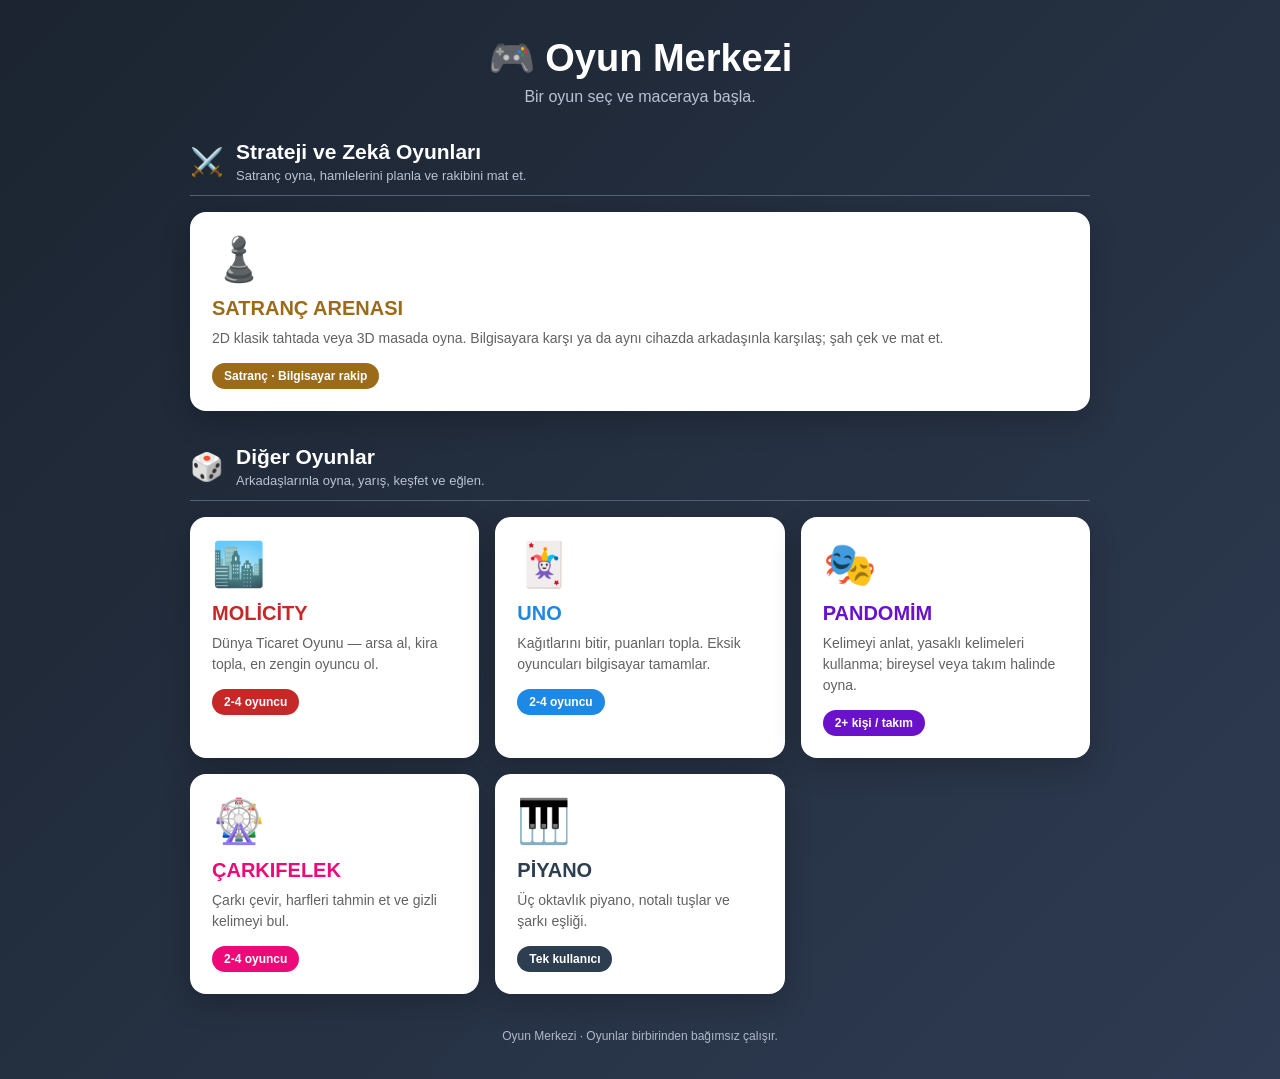
<file: index.html>
<!DOCTYPE html>
<html lang="tr">
<head>
<meta charset="UTF-8">
<meta name="viewport" content="width=device-width, initial-scale=1.0">
<meta name="theme-color" content="#1b2430">
<title>Oyun Merkezi</title>
<style>
*{box-sizing:border-box}body{margin:0;min-height:100vh;font-family:'Segoe UI',Arial,sans-serif;background:linear-gradient(135deg,#1b2430,#2e3b52);padding:24px;color:#fff}.wrap{max-width:900px;width:100%;margin:auto}header{text-align:center;margin:12px 0 34px}h1{font-size:clamp(28px,5vw,38px);margin:0 0 8px}p.sub{color:#b8c2d4;margin:0}.section{margin:26px 0 34px}.section-head{display:flex;align-items:center;gap:12px;border-bottom:1px solid #536176;padding-bottom:12px;margin-bottom:16px}.section-head h2{font-size:21px;margin:0}.section-head p{font-size:13px;color:#b8c2d4;margin:4px 0 0}.cards{display:grid;grid-template-columns:repeat(auto-fit,minmax(220px,1fr));gap:16px}.card{background:#fff;border-radius:16px;padding:22px;min-height:190px;box-shadow:0 10px 30px #0003;text-decoration:none;color:#222;display:flex;flex-direction:column;align-items:flex-start;transition:transform .15s,box-shadow .15s}.card:hover{transform:translateY(-4px);box-shadow:0 15px 32px #0005}.card .icon{font-size:43px;margin-bottom:8px}.card h3{margin:4px 0 8px;font-size:20px}.card p{color:#626262;font-size:14px;line-height:1.5;margin:0}.badge{display:inline-block;margin-top:auto;padding:6px 12px;border-radius:20px;font-size:12px;font-weight:bold;color:#fff;margin-top:14px}.empire h3{color:#9b6b19}.empire .badge{background:#9b6b19}.molicity h3{color:#c62828}.molicity .badge{background:#c62828}.uno h3{color:#1e88e5}.uno .badge{background:#1e88e5}.pandomim h3{color:#6a11cb}.pandomim .badge{background:#6a11cb}.carkifelek h3{color:#ee0979}.carkifelek .badge{background:#ee0979}.piyano h3{color:#2c3e50}.piyano .badge{background:#2c3e50}.section-icon{font-size:27px}footer{text-align:center;color:#aeb9c9;font-size:12px;margin:35px 0 12px}@media(max-width:480px){body{padding:16px}.card{min-height:170px;padding:18px}}
</style>
</head>
<body>
<div class="wrap">
<header><h1>🎮 Oyun Merkezi</h1><p class="sub">Bir oyun seç ve maceraya başla.</p></header>
<section class="section" aria-labelledby="strategy-heading">
<div class="section-head"><span class="section-icon">⚔️</span><div><h2 id="strategy-heading">Strateji ve Zekâ Oyunları</h2><p>Satranç oyna, hamlelerini planla ve rakibini mat et.</p></div></div>
<div class="cards">
<a class="card empire" href="satranc/"><div class="icon">♟️</div><h3>SATRANÇ ARENASI</h3><p>2D klasik tahtada veya 3D masada oyna. Bilgisayara karşı ya da aynı cihazda arkadaşınla karşılaş; şah çek ve mat et.</p><span class="badge">Satranç · Bilgisayar rakip</span></a>
</div>
</section>
<section class="section" aria-labelledby="other-heading">
<div class="section-head"><span class="section-icon">🎲</span><div><h2 id="other-heading">Diğer Oyunlar</h2><p>Arkadaşlarınla oyna, yarış, keşfet ve eğlen.</p></div></div>
<div class="cards">
<a class="card molicity" href="molicity.html"><div class="icon">🏙️</div><h3>MOLİCİTY</h3><p>Dünya Ticaret Oyunu — arsa al, kira topla, en zengin oyuncu ol.</p><span class="badge">2-4 oyuncu</span></a>
<a class="card uno" href="uno.html"><div class="icon">🃏</div><h3>UNO</h3><p>Kağıtlarını bitir, puanları topla. Eksik oyuncuları bilgisayar tamamlar.</p><span class="badge">2-4 oyuncu</span></a>
<a class="card pandomim" href="pandomim.html"><div class="icon">🎭</div><h3>PANDOMİM</h3><p>Kelimeyi anlat, yasaklı kelimeleri kullanma; bireysel veya takım halinde oyna.</p><span class="badge">2+ kişi / takım</span></a>
<a class="card carkifelek" href="carkifelek.html"><div class="icon">🎡</div><h3>ÇARKIFELEK</h3><p>Çarkı çevir, harfleri tahmin et ve gizli kelimeyi bul.</p><span class="badge">2-4 oyuncu</span></a>
<a class="card piyano" href="piyano.html"><div class="icon">🎹</div><h3>PİYANO</h3><p>Üç oktavlık piyano, notalı tuşlar ve şarkı eşliği.</p><span class="badge">Tek kullanıcı</span></a>
</div>
</section>
<footer>Oyun Merkezi · Oyunlar birbirinden bağımsız çalışır.</footer>
</div>
</body>
</html>
</file>
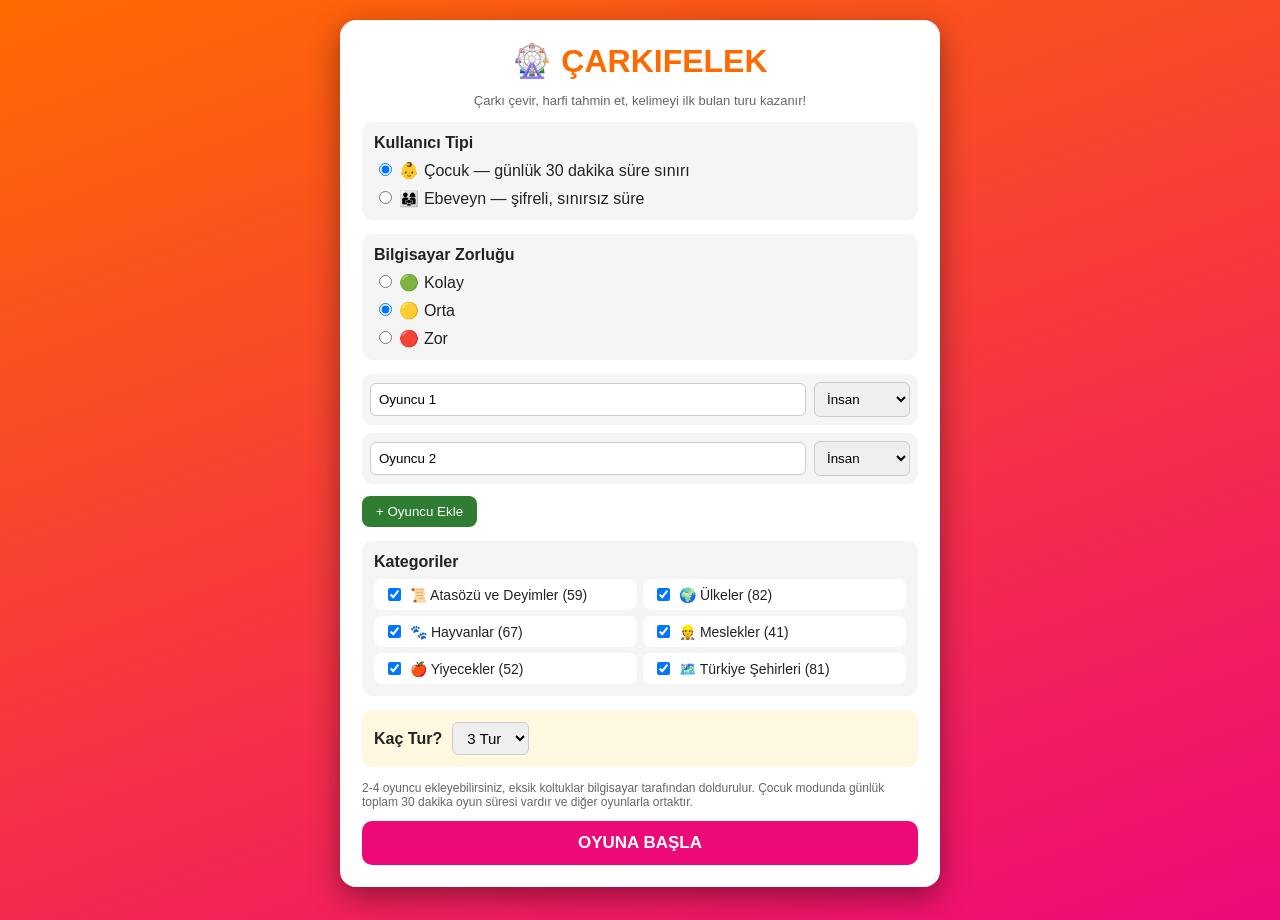
<file: carkifelek.html>
<!DOCTYPE html>
<html lang="tr">
<head>
<meta charset="UTF-8">
<meta name="viewport" content="width=device-width, initial-scale=1.0, maximum-scale=1.0, user-scalable=no">
<title>ÇARKIFELEK</title>
<link rel="stylesheet" href="carkifelek-style.css">
</head>
<body>

<div id="setupScreen">
  <h1>🎡 <span>ÇARKIFELEK</span></h1>
  <p class="subtitle">Çarkı çevir, harfi tahmin et, kelimeyi ilk bulan turu kazanır!</p>

  <div id="resumeBox" style="display:none;text-align:center;margin-bottom:14px;">
    <button class="primary" id="resumeBtn" style="background:#2e7d32;">▶️ Kaldığın Yerden Devam Et</button>
  </div>

  <div class="modeBox">
    <b>Kullanıcı Tipi</b>
    <label><input type="radio" name="userMode" value="child" checked> 👶 Çocuk — günlük 30 dakika süre sınırı</label>
    <label><input type="radio" name="userMode" value="parent"> 👨‍👩‍👧 Ebeveyn — şifreli, sınırsız süre</label>
    <div id="parentPassBox" style="display:none;">
      <input type="password" id="parentPass" placeholder="Ebeveyn şifresi">
    </div>
  </div>

  <div class="modeBox">
    <b>Bilgisayar Zorluğu</b>
    <label><input type="radio" name="difficulty" value="easy"> 🟢 Kolay</label>
    <label><input type="radio" name="difficulty" value="medium" checked> 🟡 Orta</label>
    <label><input type="radio" name="difficulty" value="hard"> 🔴 Zor</label>
  </div>

  <div id="playerList"></div>
  <button id="addPlayerBtn">+ Oyuncu Ekle</button>

  <div class="modeBox">
    <b>Kategoriler</b>
    <div id="categoryBox"></div>
  </div>

  <div class="roundBox">
    <b>Kaç Tur?</b>
    <select id="roundCount">
      <option value="1">1 Tur</option>
      <option value="3" selected>3 Tur</option>
      <option value="5">5 Tur</option>
      <option value="7">7 Tur</option>
      <option value="9">9 Tur</option>
    </select>
  </div>

  <p class="hint">2-4 oyuncu ekleyebilirsiniz, eksik koltuklar bilgisayar tarafından doldurulur. Çocuk modunda günlük toplam 30 dakika oyun süresi vardır ve diğer oyunlarla ortaktır.</p>
  <button class="primary" id="startGameBtn">OYUNA BAŞLA</button>
</div>

<div id="gameScreen">
  <div id="topbar">
    <div id="roundInfo" class="stat">Tur 1/3</div>
    <div id="timerDisplay">Sınırsız</div>
    <button class="tabbtn active" id="tabPlayBtn">🎡 Oyun</button>
    <button class="tabbtn" id="tabHelpBtn">❓ Nasıl Oynanır</button>
    <button id="endGameBtn">Oyunu Sonlandır</button>
    <button id="homeBtn">🏠 Oyun Merkezi</button>
  </div>

  <div id="mainLayout">
    <div id="scoreboard"></div>

    <div id="mainContent">
      <div id="playTab" class="show">
        <div id="turnBanner">Sıra: -</div>
        <div id="categoryLabel">Kategori: -</div>
        <div id="phraseDisplay"></div>
        <div id="roundScoreInfo">Bu turdaki puanın: 0</div>

        <div id="wheelArea">
          <div id="wheelWrap">
            <div id="wheelPointer">▼</div>
            <div id="wheel"></div>
          </div>
          <button id="spinBtn" class="primary">🎡 Çarkı Çevir</button>
          <div id="wheelResult"></div>
        </div>

        <div id="letterBoard"></div>

        <div id="guessRow">
          <button id="guessPhraseBtn">💬 Kelimeyi Tahmin Et</button>
        </div>

        <div id="log"></div>
      </div>

      <div id="helpTab">
        <div class="helpCard">
          <h2>❓ Çarkıfelek Nasıl Oynanır</h2>
          <h3>🎯 Amaç</h3>
          <p>Gizli kelime/ifadeyi harf harf ortaya çıkararak veya doğrudan tahmin ederek bulmaya çalış. Bulan oyuncu o turun puanını kazanır.</p>
          <h3>🎡 Çark</h3>
          <ul>
            <li><b>Sayı gelirse:</b> Bir harf seçersin. Harf ifadede varsa, çarkın gösterdiği puan × harfin geçtiği sayı kadar puan kazanır ve tekrar oynarsın.</li>
            <li><b>PAS:</b> Sıra bir sonraki oyuncuya geçer.</li>
            <li><b>İFLAS:</b> Bu turda biriktirdiğin tüm puan silinir, sıra geçer.</li>
            <li><b>EKSTRA ÇEVİR:</b> Tekrar çark çevirirsin.</li>
          </ul>
          <h3>💬 Kelimeyi Tahmin Etmek</h3>
          <p>İstediğin zaman "Kelimeyi Tahmin Et" düğmesine basıp tüm ifadeyi tahmin edebilirsin. Doğruysa turu kazanır ve puanını hesabına eklersin. Yanlışsa sıra geçer.</p>
          <h3>🏆 Puanlama</h3>
          <p>Turu kazanan oyuncu, o turda biriktirdiği puanı toplam skoruna ekler. En çok tur/puan alan oyuncu maçı kazanır.</p>
          <h3>👶 Çocuk / 👨‍👩‍👧 Ebeveyn Modu</h3>
          <p>Çocuk modunda günlük toplam 30 dakika oyun süresi vardır ve diğer oyunlarla ortaktır.</p>
        </div>
      </div>
    </div>
  </div>
</div>

<div id="modalOverlay">
  <div id="modalBox"></div>
</div>

<script src="shared-time.js"></script>
<script src="carkifelek-data.js"></script>
<script src="carkifelek-script.js"></script>
</body>
</html>
</file>
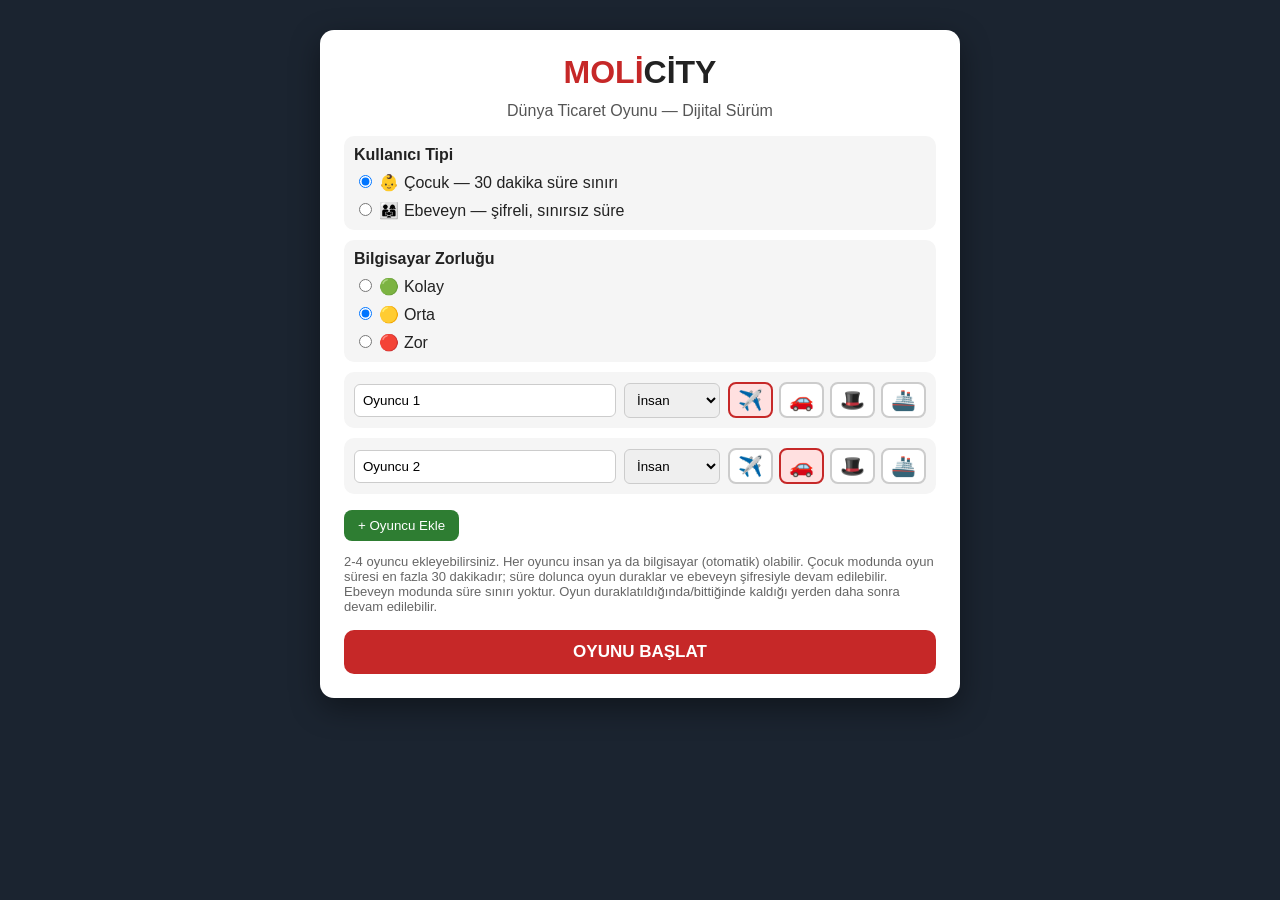
<file: molicity.html>
<!DOCTYPE html>
<html lang="tr">
<head>
<meta charset="UTF-8">
<meta name="viewport" content="width=device-width, initial-scale=1.0, maximum-scale=1.0, user-scalable=no">
<title>MOLİCİTY - Dünya Ticaret Oyunu</title>
<link rel="stylesheet" href="molicity-style.css">
</head>
<body>

<div id="setupScreen">
  <h1>MOLİ<span>CİTY</span></h1>
  <p style="text-align:center;margin-top:-10px;color:#555;">Dünya Ticaret Oyunu — Dijital Sürüm</p>

  <div id="resumeBox" style="display:none;text-align:center;margin-bottom:14px;">
    <button class="primary" id="resumeBtn" style="background:#2e7d32;">▶️ Kaldığın Yerden Devam Et</button>
  </div>

  <div class="playerRow" style="flex-direction:column;align-items:flex-start;gap:8px;">
    <b>Kullanıcı Tipi</b>
    <label><input type="radio" name="userMode" value="child" checked> 👶 Çocuk — 30 dakika süre sınırı</label>
    <label><input type="radio" name="userMode" value="parent"> 👨‍👩‍👧 Ebeveyn — şifreli, sınırsız süre</label>
    <div id="parentPassBox" style="display:none;width:100%;">
      <input type="password" id="parentPass" placeholder="Ebeveyn şifresi" style="padding:8px;border-radius:6px;border:1px solid #ccc;width:100%;">
    </div>
  </div>

  <div class="playerRow" style="flex-direction:column;align-items:flex-start;gap:8px;">
    <b>Bilgisayar Zorluğu</b>
    <label><input type="radio" name="difficulty" value="easy"> 🟢 Kolay</label>
    <label><input type="radio" name="difficulty" value="medium" checked> 🟡 Orta</label>
    <label><input type="radio" name="difficulty" value="hard"> 🔴 Zor</label>
  </div>

  <div id="playerList"></div>
  <button id="addPlayerBtn">+ Oyuncu Ekle</button>
  <p class="hint">2-4 oyuncu ekleyebilirsiniz. Her oyuncu insan ya da bilgisayar (otomatik) olabilir. Çocuk modunda oyun süresi en fazla 30 dakikadır; süre dolunca oyun duraklar ve ebeveyn şifresiyle devam edilebilir. Ebeveyn modunda süre sınırı yoktur. Oyun duraklatıldığında/bittiğinde kaldığı yerden daha sonra devam edilebilir.</p>
  <button class="primary" id="startGameBtn">OYUNU BAŞLAT</button>
</div>

<div id="gameScreen">
  <div id="topbar">
    <div id="timerDisplay">30:00</div>
    <div id="turnInfo">-</div>
    <div id="kasaDisplay">Kasa: $0</div>
    <button class="tabbtn active" id="tabBoardBtn">🗺️ Harita</button>
    <button class="tabbtn" id="tabFinanceBtn">💼 Bütçe &amp; Mülklerim</button>
    <button class="tabbtn" id="tabHelpBtn">❓ Nasıl Oynanır</button>
    <button id="endGameBtn">Oyunu Sonlandır</button>
    <button id="homeBtn">🏠 Oyun Merkezi</button>
  </div>

  <div id="boardTab" class="show">
    <div class="boardWrap">
      <div class="board" id="board"></div>
      <div style="flex:1;min-width:260px;">
        <div style="background:#fff;border-radius:12px;padding:12px;">
          <h2 style="margin-top:0;">🎲 Sıra: <span id="curPlayerName">-</span></h2>
          <div id="budgetBar"></div>
          <div id="diceBox">
            <div class="die" id="die1">-</div>
            <div class="die" id="die2">-</div>
          </div>
          <button id="rollBtn">Zar At</button>
          <div id="actionArea"></div>
          <h3>Oyun Günlüğü</h3>
          <div id="log"></div>
        </div>
      </div>
    </div>
  </div>

  <div id="financeTab">
    <div class="playerTabs" id="playerTabs"></div>
    <div class="financeCard" id="financeCard"></div>
  </div>

  <div id="helpTab">
    <div class="financeCard">
      <h2>❓ Nasıl Oynanır</h2>
      <h3>🎲 Temel Akış</h3>
      <ul>
        <li>Sırası gelen oyuncu iki zar atar; pionu attığı zar toplamı kadar ilerletilir.</li>
        <li>Zar atıldığında ekranda 3 saniye boyunca zar animasyonu ve sesi çalar, ardından gelen sayı gösterilir.</li>
        <li>Çift zar atan oyuncu tekrar zar atar. Art arda 3. kez çift zar atılırsa doğrudan Sınır Dışı'na (Havaalanı) gönderilir.</li>
        <li>Başlangıç noktasından her geçişte (üzerinde durmaya gerek olmadan) 20.000$ alınır.</li>
      </ul>
      <h3>🏷️ Mülkler</h3>
      <ul>
        <li>Sahipsiz bir arsa/kamu kuruluğuna gelindiğinde satın alınabilir. Alınmazsa boş kalır.</li>
        <li>Başka bir oyuncuya ait mülke gelindiğinde kira otomatik ödenir.</li>
        <li>Bir renk grubundaki tüm arsalara sahip olan oyuncu, o gruba ev ve plaza (otel) inşa edebilir. Plaza için önce 4 ev gerekir.</li>
        <li>Kamu kuruluşlarının (Demir Yolu, Hava Yolu, Körfez Limanı, Şangay Limanı, Nükleer Santral, Sosyal Medya) kirası atılan zarın 500 katı; birden fazlasına sahipseniz 1000 katıdır.</li>
        <li>Nakit sıkıntısında mülkler ipotek edilebilir (yarı fiyatına), ipoteği kaldırmak için %10 faiziyle geri ödenir.</li>
      </ul>
      <h3>🎴 Şans ve Hazine Bonusu</h3>
      <p>Bu hücrelere gelindiğinde otomatik kart çekilir: para alma/ödeme, taşınma, Sınır Dışı'na gönderilme veya Af Kartı kazanma gibi etkiler uygulanır.</p>
      <h3>🚫 Sınır Dışı (Havaalanı)</h3>
      <ul>
        <li>Sınır Dışı edilen oyuncu sırasında zar atar; çift gelirse serbest kalır.</li>
        <li>İsterse 5.000$ ceza ödeyip ya da Af Kartı kullanıp çıkabilir.</li>
        <li>3 tur boyunca çift gelmezse otomatik olarak 5.000$ ceza ödenip çıkılır.</li>
      </ul>
      <h3>🏦 Dünya Bankası</h3>
      <p>Vergi ve cezalardan biriken "Kasa" parası burada tutulur. Bu hücreye gelen oyuncu (üzerinde durarak) kasadaki tüm parayı alır.</p>
      <h3>💥 İflas</h3>
      <p>Parası eksiye düşen oyuncu önce mülklerini ipotek eder; yine de borcunu kapatamazsa iflas eder ve oyundan çekilir; mülkleri sahipsiz kalır.</p>
      <h3>👶 Çocuk / 👨‍👩‍👧 Ebeveyn Modu</h3>
      <ul>
        <li><b>Çocuk modu:</b> Oyun en fazla 30 dakika sürer. Süre dolunca oyun duraklar; devam etmek için ebeveyn şifresi girilmelidir.</li>
        <li><b>Ebeveyn modu:</b> Şifre (kurulumda girilir) ile başlatılır, süre sınırı yoktur.</li>
        <li>Oyun duraklatıldığında veya süresi dolduğunda ilerleme kaydedilir; ana ekrandaki "Kaldığın Yerden Devam Et" butonuyla aynı noktadan sürdürülebilir.</li>
      </ul>
      <h3>🏆 Kazanma</h3>
      <p>Süre dolduğunda ya da sadece bir oyuncu kalana kadar iflas etmeler devam ettiğinde, nakit + mülk değeri en yüksek olan oyuncu kazanır.</p>
    </div>
  </div>
</div>

<div id="modalOverlay">
  <div id="modalBox"></div>
</div>

<script src="shared-time.js"></script>
<script src="molicity-script.js"></script>
</body>
</html>
</file>
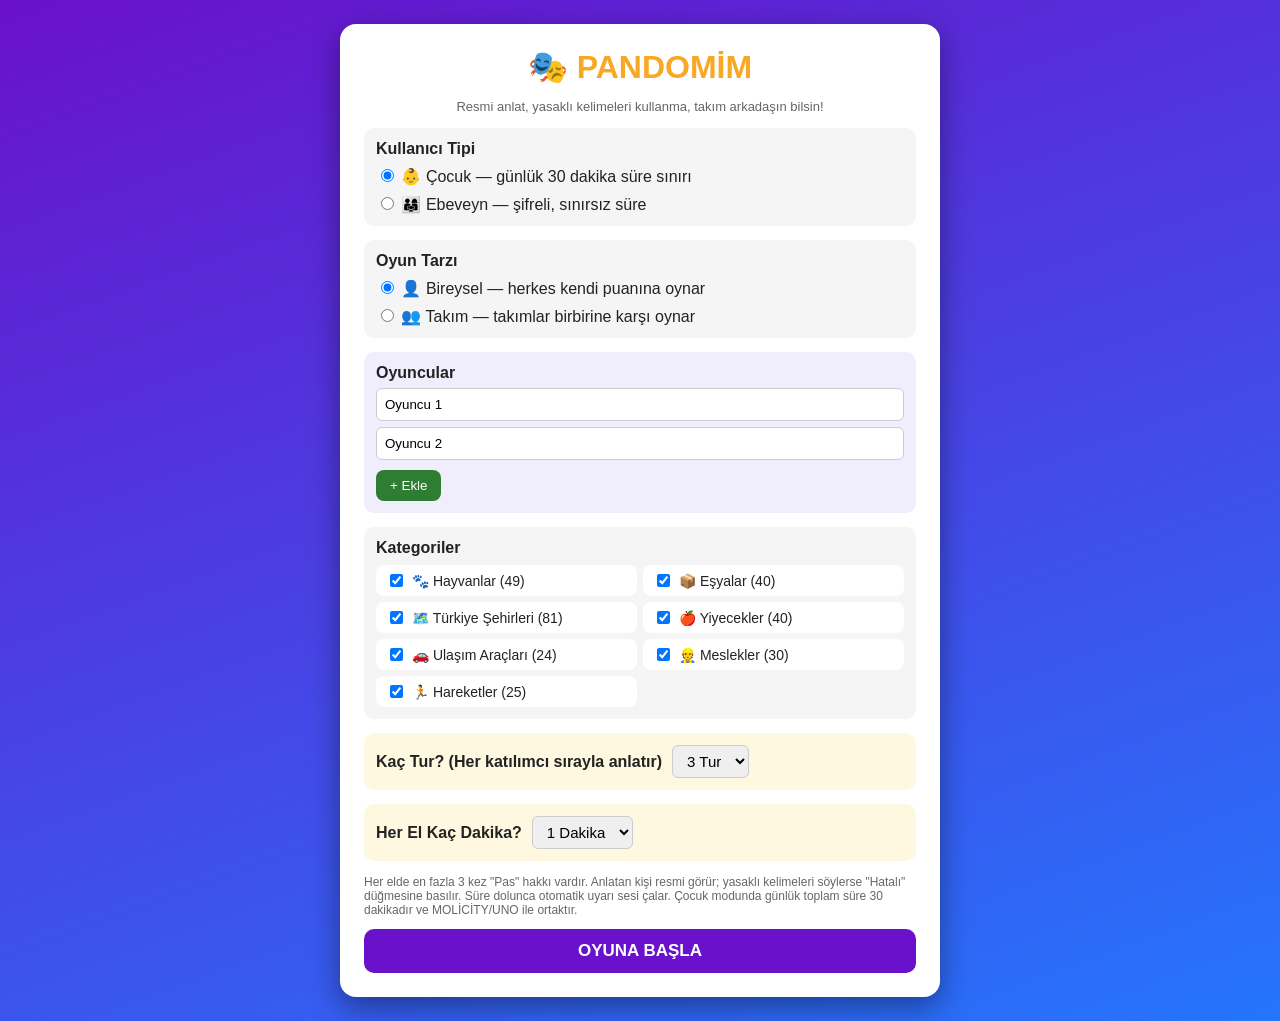
<file: pandomim.html>
<!DOCTYPE html>
<html lang="tr">
<head>
<meta charset="UTF-8">
<meta name="viewport" content="width=device-width, initial-scale=1.0, maximum-scale=1.0, user-scalable=no">
<title>PANDOMİM</title>
<link rel="stylesheet" href="pandomim-style.css">
</head>
<body>

<div id="setupScreen">
  <h1>🎭 <span>PANDOMİM</span></h1>
  <p class="subtitle">Resmi anlat, yasaklı kelimeleri kullanma, takım arkadaşın bilsin!</p>

  <div id="resumeBox" style="display:none;text-align:center;margin-bottom:14px;">
    <button class="primary" id="resumeBtn" style="background:#2e7d32;">▶️ Kaldığın Yerden Devam Et</button>
  </div>

  <div class="modeBox">
    <b>Kullanıcı Tipi</b>
    <label><input type="radio" name="userMode" value="child" checked> 👶 Çocuk — günlük 30 dakika süre sınırı</label>
    <label><input type="radio" name="userMode" value="parent"> 👨‍👩‍👧 Ebeveyn — şifreli, sınırsız süre</label>
    <div id="parentPassBox" style="display:none;">
      <input type="password" id="parentPass" placeholder="Ebeveyn şifresi">
    </div>
  </div>

  <div class="modeBox">
    <b>Oyun Tarzı</b>
    <label><input type="radio" name="gameStyle" value="individual" checked> 👤 Bireysel — herkes kendi puanına oynar</label>
    <label><input type="radio" name="gameStyle" value="team"> 👥 Takım — takımlar birbirine karşı oynar</label>
  </div>

  <div id="participantsBox">
    <b id="participantsLabel">Oyuncular</b>
    <div id="participantsList"></div>
    <button id="addParticipantBtn">+ Ekle</button>
  </div>

  <div class="modeBox">
    <b>Kategoriler</b>
    <div id="categoryBox"></div>
  </div>

  <div class="roundBox">
    <b>Kaç Tur? (Her katılımcı sırayla anlatır)</b>
    <select id="roundCount">
      <option value="1">1 Tur</option>
      <option value="3" selected>3 Tur</option>
      <option value="5">5 Tur</option>
      <option value="7">7 Tur</option>
      <option value="9">9 Tur</option>
    </select>
  </div>

  <div class="roundBox">
    <b>Her El Kaç Dakika?</b>
    <select id="turnDuration">
      <option value="60" selected>1 Dakika</option>
      <option value="120">2 Dakika</option>
      <option value="180">3 Dakika</option>
    </select>
  </div>

  <p class="hint">Her elde en fazla 3 kez "Pas" hakkı vardır. Anlatan kişi resmi görür; yasaklı kelimeleri söylerse "Hatalı" düğmesine basılır. Süre dolunca otomatik uyarı sesi çalar. Çocuk modunda günlük toplam süre 30 dakikadır ve MOLİCİTY/UNO ile ortaktır.</p>
  <button class="primary" id="startGameBtn">OYUNA BAŞLA</button>
</div>

<div id="gameScreen">
  <div id="topbar">
    <div id="roundInfo" class="stat">Tur 1/3</div>
    <div id="timerDisplay">60</div>
    <div id="passInfo" class="stat">🚫 Pas: 3/3</div>
    <div id="scoreboard"></div>
    <button class="tabbtn active" id="tabPlayBtn">🎭 Oyun</button>
    <button class="tabbtn" id="tabHelpBtn">❓ Nasıl Oynanır</button>
    <button id="endGameBtn">Oyunu Sonlandır</button>
    <button id="homeBtn">🏠 Oyun Merkezi</button>
  </div>

  <div id="playTab" class="show">
    <div id="turnBanner">Sıra: -</div>

    <div id="cardArea">
      <div id="bigEmoji">🎭</div>
      <div id="cardName">-</div>
      <div id="tabooBox">
        <div class="tabooTitle">🚫 Yasaklı Kelimeler</div>
        <div id="tabooWords"></div>
      </div>
    </div>

    <div id="actionButtons">
      <button id="btnCorrect" class="actBtn correct">✅ Bildi</button>
      <button id="btnWrong" class="actBtn wrong">❌ Hatalı</button>
      <button id="btnGiveUp" class="actBtn giveup">🤷 Bilemedi</button>
      <button id="btnPass" class="actBtn pass">🚫 Pas</button>
    </div>

    <div id="startTurnWrap" style="display:none;">
      <button id="startTurnBtn" class="primary">▶️ Turu Başlat</button>
    </div>
  </div>

  <div id="helpTab">
    <div class="helpCard">
      <h2>❓ Pandomim Nasıl Oynanır</h2>
      <h3>🎯 Amaç</h3>
      <p>Ekrandaki resmi ve ismini gören kişi, sözlü olarak (yasaklı kelimeleri kullanmadan) diğer oyunculara/takım arkadaşlarına anlatır. Süre içinde ne kadar çok kart bilinirse o kadar çok puan kazanılır.</p>
      <h3>👤 Bireysel Mod</h3>
      <p>Her oyuncu sırayla anlatıcı olur, kazandığı puanlar kendi hesabına yazılır.</p>
      <h3>👥 Takım Modu</h3>
      <p>İstediğiniz kadar takım ekleyebilirsiniz. Takımlar sırayla anlatır, kazanılan puanlar o takımın hesabına yazılır.</p>
      <h3>⏱️ Süre ve Kartlar</h3>
      <ul>
        <li>Her el, kurulumda seçilen süre kadardır (1, 2 veya 3 dakika). Süre dolunca uyarı sesi çalar ve el otomatik biter.</li>
        <li>Kartlar rastgele/karışık sırada gelir.</li>
        <li>Anlatan kişi resmi ve altındaki ismi görür, karşı taraf görmez.</li>
      </ul>
      <h3>🔘 Düğmeler</h3>
      <ul>
        <li><b>✅ Bildi:</b> Karşı taraf doğru bildi, puan kazanılır, sonraki karta geçilir.</li>
        <li><b>❌ Hatalı:</b> Anlatan kişi yasaklı kelimelerden birini kullandıysa buna basılır, sonraki karta geçilir.</li>
        <li><b>🤷 Bilemedi:</b> Karşı taraf bilemedi, sonraki karta geçilir (sınırsız kullanılabilir).</li>
        <li><b>🚫 Pas:</b> Anlatan kişi bu kartı anlatamayacağını düşünürse kullanır. Her elde en fazla 3 kez kullanılabilir.</li>
      </ul>
      <h3>👶 Çocuk / 👨‍👩‍👧 Ebeveyn Modu</h3>
      <p>Çocuk modunda günlük toplam 30 dakika oyun süresi vardır ve bu süre diğer oyunlarla (MOLİCİTY, UNO) ortaktır. Süre dolunca oyun duraklar; ebeveyn şifresiyle devam edilebilir.</p>
    </div>
  </div>

  <div id="log"></div>
</div>

<div id="modalOverlay">
  <div id="modalBox"></div>
</div>

<script src="shared-time.js"></script>
<script src="pandomim-data.js"></script>
<script src="pandomim-script.js"></script>
</body>
</html>
</file>
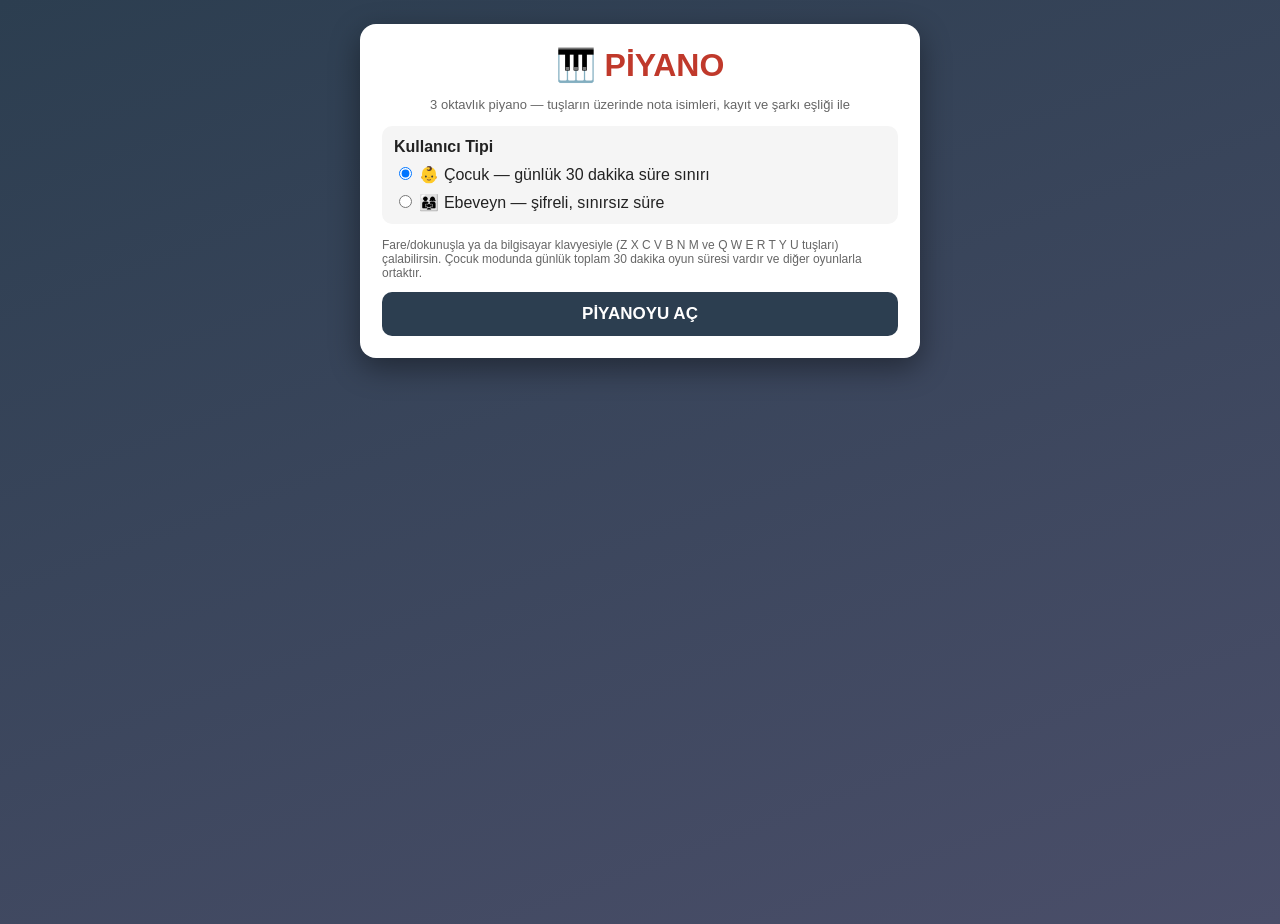
<file: piyano.html>
<!DOCTYPE html>
<html lang="tr">
<head>
<meta charset="UTF-8">
<meta name="viewport" content="width=device-width, initial-scale=1.0, maximum-scale=1.0, user-scalable=no">
<title>PİYANO</title>
<link rel="stylesheet" href="piyano-style.css">
</head>
<body>

<div id="setupScreen">
  <h1>🎹 <span>PİYANO</span></h1>
  <p class="subtitle">3 oktavlık piyano — tuşların üzerinde nota isimleri, kayıt ve şarkı eşliği ile</p>

  <div id="resumeBox" style="display:none;text-align:center;margin-bottom:14px;">
    <button class="primary" id="resumeBtn" style="background:#2e7d32;">▶️ Kaldığın Yerden Devam Et</button>
  </div>

  <div class="modeBox">
    <b>Kullanıcı Tipi</b>
    <label><input type="radio" name="userMode" value="child" checked> 👶 Çocuk — günlük 30 dakika süre sınırı</label>
    <label><input type="radio" name="userMode" value="parent"> 👨‍👩‍👧 Ebeveyn — şifreli, sınırsız süre</label>
    <div id="parentPassBox" style="display:none;">
      <input type="password" id="parentPass" placeholder="Ebeveyn şifresi">
    </div>
  </div>

  <p class="hint">Fare/dokunuşla ya da bilgisayar klavyesiyle (Z X C V B N M ve Q W E R T Y U tuşları) çalabilirsin. Çocuk modunda günlük toplam 30 dakika oyun süresi vardır ve diğer oyunlarla ortaktır.</p>
  <button class="primary" id="startGameBtn">PİYANOYU AÇ</button>
</div>

<div id="gameScreen">
  <div id="topbar">
    <div id="timerDisplay">Sınırsız</div>
    <button class="tabbtn active" id="tabPlayBtn">🎹 Piyano</button>
    <button class="tabbtn" id="tabSongBtn">🎵 Şarkı Eşliği</button>
    <button class="tabbtn" id="tabHelpBtn">❓ Nasıl Kullanılır</button>
    <button id="endGameBtn">Duraklat</button>
    <button id="homeBtn">🏠 Oyun Merkezi</button>
  </div>

  <div id="playTab" class="show">
    <div id="controls">
      <div class="ctrlGroup">
        <label>🔊 Ses</label>
        <input type="range" id="volumeSlider" min="0" max="100" value="70">
      </div>
      <div class="ctrlGroup">
        <label>🎛️ Ton</label>
        <select id="waveSelect">
          <option value="piano">Piyano</option>
          <option value="synth">Sentezleyici</option>
          <option value="organ">Org</option>
        </select>
      </div>
      <button id="sustainBtn" class="toggleBtn">🎼 Sustain: Kapalı</button>
      <button id="testSoundBtn" class="toggleBtn" style="background:#1e88e5;color:#fff;border-color:#1e88e5;">🔊 Ses Testi</button>
      <button id="recordBtn" class="toggleBtn">⏺️ Kaydet</button>
      <button id="playRecordBtn" class="toggleBtn" disabled>▶️ Kaydı Çal</button>
      <button id="clearRecordBtn" class="toggleBtn" disabled>🗑️ Kaydı Sil</button>
    </div>

    <div id="pianoWrap">
      <div id="piano"></div>
    </div>

    <div id="keyLegend">
      <b>Klavye Kısayolları:</b> Alt oktav → Z X C V B N M (beyaz) / S D G H J (siyah) &nbsp;|&nbsp; Üst oktav → Q W E R T Y U (beyaz) / 2 3 5 6 7 (siyah)
    </div>

    <div id="log"></div>
  </div>

  <div id="songTab">
    <h2>🎵 Şarkı Eşliği</h2>
    <div id="songList"></div>
    <div id="songPlayArea" style="display:none;">
      <div id="songTitle"></div>
      <div id="songProgress"></div>
      <button id="stopSongBtn">⏹️ Durdur</button>
    </div>
  </div>

  <div id="helpTab">
    <div class="helpCard">
      <h2>❓ Piyano Nasıl Kullanılır</h2>
      <h3>🎹 Çalmak</h3>
      <p>Tuşlara dokunarak ya da fareyle tıklayarak ses çıkarabilirsin. Her tuşun üzerinde notanın adı yazıyor (Do, Re, Mi... ve İngilizce karşılığı C, D, E...).</p>
      <h3>⌨️ Bilgisayar Klavyesi</h3>
      <p>Alt oktav için Z X C V B N M (beyaz tuşlar) ve S D G H J (siyah tuşlar); üst oktav için Q W E R T Y U (beyaz) ve 2 3 5 6 7 (siyah) tuşlarını kullanabilirsin.</p>
      <h3>🎛️ Kontroller</h3>
      <ul>
        <li><b>Ses:</b> Genel ses seviyesini ayarlar.</li>
        <li><b>Ton:</b> Piyano, sentezleyici veya org sesi arasında seçim yapar.</li>
        <li><b>Sustain:</b> Açıkken notalar tuştan elini çektikten sonra da bir süre çalmaya devam eder.</li>
        <li><b>Kaydet / Kaydı Çal:</b> Çaldığın melodiyi kaydedip tekrar dinleyebilirsin.</li>
      </ul>
      <h3>🎵 Şarkı Eşliği</h3>
      <p>"Şarkı Eşliği" sekmesinden basit bir şarkı seç; sırayla hangi tuşa basman gerektiği ekranda vurgulanır.</p>
      <h3>👶 Çocuk / 👨‍👩‍👧 Ebeveyn Modu</h3>
      <p>Çocuk modunda günlük toplam 30 dakika süre vardır ve diğer oyunlarla ortaktır.</p>
    </div>
  </div>
</div>

<div id="modalOverlay">
  <div id="modalBox"></div>
</div>

<script src="shared-time.js"></script>
<script src="piyano-script.js"></script>
</body>
</html>
</file>
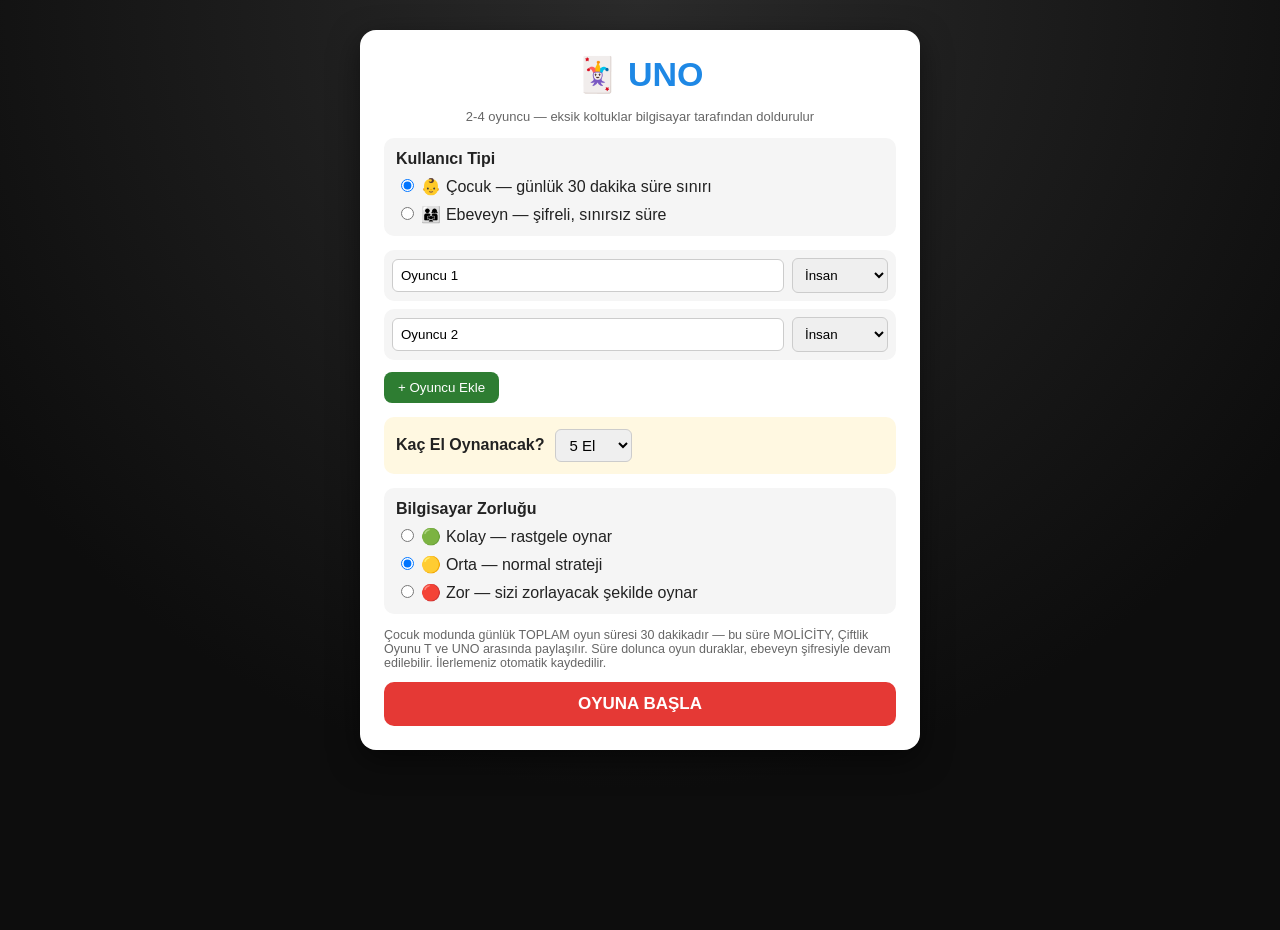
<file: uno.html>
<!DOCTYPE html>
<html lang="tr">
<head>
<meta charset="UTF-8">
<meta name="viewport" content="width=device-width, initial-scale=1.0, maximum-scale=1.0, user-scalable=no">
<title>UNO</title>
<link rel="stylesheet" href="uno-style.css">
</head>
<body>

<div id="setupScreen">
  <h1>🃏 <span>UNO</span></h1>
  <p class="subtitle">2-4 oyuncu — eksik koltuklar bilgisayar tarafından doldurulur</p>

  <div id="resumeBox" style="display:none;text-align:center;margin-bottom:14px;">
    <button class="primary" id="resumeBtn" style="background:#2e7d32;">▶️ Kaldığın Yerden Devam Et</button>
  </div>

  <div class="modeBox">
    <b>Kullanıcı Tipi</b>
    <label><input type="radio" name="userMode" value="child" checked> 👶 Çocuk — günlük 30 dakika süre sınırı</label>
    <label><input type="radio" name="userMode" value="parent"> 👨‍👩‍👧 Ebeveyn — şifreli, sınırsız süre</label>
    <div id="parentPassBox" style="display:none;">
      <input type="password" id="parentPass" placeholder="Ebeveyn şifresi">
    </div>
  </div>

  <div id="playerList"></div>
  <button id="addPlayerBtn">+ Oyuncu Ekle</button>

  <div class="roundBox">
    <b>Kaç El Oynanacak?</b>
    <select id="roundCount">
      <option value="3">3 El</option>
      <option value="5" selected>5 El</option>
      <option value="7">7 El</option>
      <option value="9">9 El</option>
      <option value="11">11 El</option>
    </select>
  </div>

  <div class="modeBox">
    <b>Bilgisayar Zorluğu</b>
    <label><input type="radio" name="difficulty" value="easy"> 🟢 Kolay — rastgele oynar</label>
    <label><input type="radio" name="difficulty" value="medium" checked> 🟡 Orta — normal strateji</label>
    <label><input type="radio" name="difficulty" value="hard"> 🔴 Zor — sizi zorlayacak şekilde oynar</label>
  </div>

  <p class="hint">Çocuk modunda günlük TOPLAM oyun süresi 30 dakikadır — bu süre MOLİCİTY, Çiftlik Oyunu T ve UNO arasında paylaşılır. Süre dolunca oyun duraklar, ebeveyn şifresiyle devam edilebilir. İlerlemeniz otomatik kaydedilir.</p>
  <button class="primary" id="startGameBtn">OYUNA BAŞLA</button>
</div>

<div id="gameScreen">
  <div id="topbar">
    <div id="roundInfo" class="stat">El 1/5</div>
    <div id="timerDisplay">30:00</div>
    <div id="scoreboard"></div>
    <button class="tabbtn active" id="tabTableBtn">🃏 Masa</button>
    <button class="tabbtn" id="tabHelpBtn">❓ Nasıl Oynanır</button>
    <button id="endGameBtn">Oyunu Sonlandır</button>
    <button id="homeBtn">🏠 Oyun Merkezi</button>
  </div>

  <div id="tableTab" class="show">
    <div id="tableArea">
      <div id="directionIndicator">🔁 Yön: Saat Yönü</div>
      <div id="turnBanner">Sıra: -</div>
      <div id="pilesRow">
        <div id="drawPile" class="pile">
          <div class="cardBack">UNO</div>
          <div class="pileCount" id="drawCount">0</div>
        </div>
        <div id="discardPile" class="pile"></div>
      </div>
      <div id="passBtnWrap" style="display:none;">
        <button id="passTurnBtn">Pas Geç (Oynanabilir kart yok)</button>
      </div>
    </div>
    <h3 id="handLabel">Elindeki Kağıtlar</h3>
    <div id="handArea"></div>
  </div>

  <div id="helpTab">
    <div class="helpCard">
      <h2>❓ UNO Nasıl Oynanır</h2>
      <h3>🎯 Amaç</h3>
      <p>Elindeki tüm kağıtları ilk bitiren o eli (round) kazanır ve o el için ceza almaz. Eli bitiremeyen her oyuncu, elinde KALAN KAĞIT SAYISI kadar (kağıdın türü/değeri önemli değil, sadece adedi) ceza puanı alır. Belirlenen el sayısı sonunda en AZ ceza puanına sahip oyuncu maçı kazanır, en ÇOK ceza puanına sahip oyuncu maçı kaybeder.</p>
      <h3>🎴 Kağıt Oynama</h3>
      <ul>
        <li>Sırası gelen oyuncu, üstteki kağıtla aynı renk ya da aynı sayı/sembole sahip bir kağıt oynayabilir.</li>
        <li>Joker (Wild) kağıtları her zaman oynanabilir; oynandığında renk seçilir.</li>
        <li>Oynanabilir kağıdın yoksa desteden bir kağıt çekilir; çekilen kağıt oynanabiliyorsa hemen oynanabilir, değilse sıra geçer.</li>
      </ul>
      <h3>⚡ Özel Kağıtlar</h3>
      <ul>
        <li><b>Yasak (🚫):</b> Sıradaki oyuncu turunu kaybeder.</li>
        <li><b>Ters Çevir (🔁):</b> Oyun yönü tersine döner (2 kişilik oyunda Yasak gibi çalışır).</li>
        <li><b>+2:</b> Sıradaki oyuncu 2 kağıt çeker ve turunu kaybeder.</li>
        <li><b>Joker:</b> İstediğiniz rengi seçersiniz.</li>
        <li><b>Joker +4:</b> İstediğiniz rengi seçersiniz, sıradaki oyuncu 4 kağıt çeker ve turunu kaybeder.</li>
      </ul>
      <h3>🏆 Puanlama (Ceza Kartı Sayısı)</h3>
      <ul>
        <li>Eli kazanan oyuncu o el için 0 ceza alır.</li>
        <li>Diğer her oyuncu, elinde kalan kağıt SAYISI kadar ceza puanı alır — örneğin elinde 6 kağıt kalan oyuncu +6 ceza alır (kağıtların türü ya da değeri fark etmez).</li>
        <li>Maç sonunda en düşük toplam ceza puanına sahip oyuncu 👑 kazanır, en yüksek ceza puanına sahip oyuncu 💀 kaybeder.</li>
      </ul>
      <h3>👶 Çocuk / 👨‍👩‍👧 Ebeveyn Modu</h3>
      <p>Çocuk modunda günlük toplam 30 dakika oyun süresi vardır ve bu süre MOLİCİTY, Çiftlik Oyunu T ve UNO arasında ortaktır. Süre dolunca oyun duraklar; ebeveyn şifresiyle devam edilebilir. Oyun her durumda kaldığınız yerden kaydedilir.</p>
    </div>
  </div>

  <div id="log"></div>
</div>

<div id="modalOverlay">
  <div id="modalBox"></div>
</div>

<script src="shared-time.js"></script>
<script src="uno-script.js"></script>
</body>
</html>
</file>
<file: carkifelek-style.css>
*{box-sizing:border-box;}
body{
  touch-action:manipulation;
  margin:0;font-family:'Segoe UI',Arial,sans-serif;color:#222;min-height:100vh;
  background:linear-gradient(160deg,#ff6a00,#ee0979);
}

#setupScreen{
  max-width:600px;margin:20px auto;background:#fff;border-radius:16px;padding:22px;
  box-shadow:0 10px 30px rgba(0,0,0,.4);
}
#setupScreen h1{text-align:center;color:#ee0979;margin-top:0;font-size:32px;}
#setupScreen h1 span{color:#ff6a00;}
.subtitle{text-align:center;margin-top:-8px;color:#666;font-size:13px;}
.modeBox{display:flex;flex-direction:column;gap:8px;background:#f5f5f5;border-radius:10px;padding:12px;margin:14px 0;}
.modeBox input[type=password]{width:100%;padding:8px;border-radius:6px;border:1px solid #ccc;margin-top:4px;}
.roundBox{background:#fff8e1;border-radius:10px;padding:12px;margin:14px 0;display:flex;align-items:center;gap:10px;flex-wrap:wrap;}
.roundBox select{padding:6px 10px;border-radius:6px;border:1px solid #ccc;font-size:15px;}
.hint{font-size:12px;color:#666;}
#setupScreen button.primary{
  display:block;width:100%;padding:12px;margin-top:10px;background:#ee0979;color:#fff;
  border:none;border-radius:10px;font-size:17px;cursor:pointer;font-weight:bold;
}
.playerRow{display:flex;gap:8px;align-items:center;margin:8px 0;padding:8px;background:#f5f5f5;border-radius:10px;}
.playerRow input[type=text]{flex:1;padding:8px;border-radius:6px;border:1px solid #ccc;}
.playerRow select{padding:8px;border-radius:6px;border:1px solid #ccc;}
.playerRow button.remove{background:#999;color:#fff;border:none;border-radius:6px;padding:6px 10px;cursor:pointer;}
#addPlayerBtn{background:#2e7d32;color:#fff;border:none;padding:8px 14px;border-radius:8px;cursor:pointer;margin-top:4px;}
#categoryBox{display:grid;grid-template-columns:repeat(auto-fill,minmax(180px,1fr));gap:6px;}
#categoryBox label{background:#fff;padding:6px 10px;border-radius:8px;font-size:14px;display:flex;align-items:center;gap:6px;}

.helpCard{background:#fffdf5;color:#222;border-radius:12px;padding:16px;max-width:760px;margin:0 auto;}
.helpCard h2{margin-top:0;color:#ee0979;}
.helpCard h3{color:#ff6a00;margin-bottom:4px;}

#gameScreen{display:none;max-width:920px;margin:0 auto;padding:10px;}
#topbar{
  display:flex;flex-wrap:wrap;align-items:center;gap:8px;background:#1c1c1c;border-radius:12px;
  padding:10px 12px;margin-bottom:10px;box-shadow:0 4px 12px rgba(0,0,0,.5);
}
.stat{font-weight:bold;font-size:13px;background:#292929;padding:6px 10px;border-radius:8px;color:#fff;}
#timerDisplay{font-weight:bold;font-size:13px;color:#fff;background:#c62828;padding:6px 10px;border-radius:8px;}
#mainLayout{display:flex;gap:16px;align-items:flex-start;}
#mainContent{flex:1;min-width:0;}
#scoreboard{
  width:170px;flex-shrink:0;display:flex;flex-direction:column;gap:8px;
  order:2;
}
.scorePill{
  background:#292929;padding:10px 12px;border-radius:10px;font-size:13px;font-weight:bold;color:#fff;
  border:2px solid #444;display:flex;flex-direction:column;gap:2px;
}
.scorePill .pName{font-size:13px;}
.scorePill .pScore{font-size:20px;color:#fdd835;}
.scorePill .pBank{font-size:11px;color:#8bc34a;font-weight:normal;}
.scorePill.turn{border-color:#fdd835;box-shadow:0 0 10px rgba(253,216,53,.5);}

@media (max-width:640px){
  #mainLayout{flex-direction:column;}
  #scoreboard{width:100%;flex-direction:row;flex-wrap:wrap;order:0;}
  .scorePill{flex:1;min-width:120px;}
}
.scorePill.turn{border-color:#fdd835;color:#fdd835;}
.tabbtn{padding:8px 14px;border-radius:8px;border:2px solid #444;background:#292929;color:#fff;font-weight:bold;cursor:pointer;}
.tabbtn.active{background:#ee0979;border-color:#ee0979;}
#endGameBtn{background:#444;color:#fff;border:none;padding:8px 14px;border-radius:8px;cursor:pointer;font-weight:bold;}
#homeBtn{margin-left:auto;background:#2e7d32;color:#fff;border:none;padding:8px 14px;border-radius:8px;cursor:pointer;font-weight:bold;}

#playTab, #helpTab{display:none;}
#playTab.show, #helpTab.show{display:block;}

#turnBanner{text-align:center;color:#fff;font-size:18px;font-weight:bold;background:rgba(0,0,0,.3);padding:8px;border-radius:10px;margin-bottom:6px;}
#categoryLabel{text-align:center;color:#fff8e1;font-weight:bold;margin-bottom:8px;}
#phraseDisplay{
  display:flex;flex-wrap:wrap;gap:6px;justify-content:center;background:#0f3d2e;border-radius:12px;padding:16px;
  margin-bottom:8px;min-height:60px;align-items:center;
}
.phraseLetter{
  width:32px;height:40px;background:#fff;border-radius:4px;display:flex;align-items:center;justify-content:center;
  font-size:20px;font-weight:bold;color:#0f3d2e;
}
.phraseSpace{width:16px;}
#roundScoreInfo{text-align:center;color:#fff;font-weight:bold;margin-bottom:10px;}

#wheelArea{display:flex;flex-direction:column;align-items:center;margin-bottom:14px;}
#wheelWrap{position:relative;width:220px;height:220px;margin-bottom:10px;}
#wheelPointer{position:absolute;top:-4px;left:50%;transform:translateX(-50%);font-size:26px;color:#fff;z-index:2;text-shadow:0 2px 4px rgba(0,0,0,.6);}
#wheel{
  width:220px;height:220px;border-radius:50%;border:6px solid #fff;box-shadow:0 6px 20px rgba(0,0,0,.5);
  transition:transform 3s cubic-bezier(.17,.67,.2,1.01);
  position:relative;
}
#spinBtn{padding:12px 24px;border-radius:10px;border:none;background:#ff6a00;color:#fff;font-weight:bold;font-size:16px;cursor:pointer;box-shadow:0 4px 10px rgba(0,0,0,.4);}
#spinBtn:disabled{opacity:.5;cursor:not-allowed;}
#wheelResult{margin-top:8px;color:#fff;font-weight:bold;font-size:16px;min-height:24px;}

#letterBoard{display:flex;flex-wrap:wrap;gap:6px;justify-content:center;margin-bottom:14px;}
.letterBtn{
  width:38px;height:38px;border-radius:8px;border:none;background:#fff;color:#222;font-weight:bold;
  font-size:15px;cursor:pointer;box-shadow:0 2px 6px rgba(0,0,0,.3);
}
.letterBtn:disabled{opacity:.3;cursor:not-allowed;}
.letterBtn.hit{background:#43a047;color:#fff;}
.letterBtn.miss{background:#c62828;color:#fff;}

#guessRow{text-align:center;margin-bottom:10px;}
#guessPhraseBtn{padding:10px 20px;border-radius:10px;border:none;background:#1e88e5;color:#fff;font-weight:bold;cursor:pointer;}

#log{
  max-height:100px;overflow-y:auto;background:#1c1c1c;border-radius:10px;padding:8px 12px;
  font-size:12px;color:#ccc;
}
#log div{padding:2px 0;border-bottom:1px dashed #333;}

#modalOverlay{
  display:none;position:fixed;inset:0;background:rgba(0,0,0,.7);align-items:center;justify-content:center;z-index:50;
}
#modalBox{background:#fff;color:#222;border-radius:14px;padding:22px;max-width:420px;width:90%;text-align:center;}
#modalBox h3{margin-top:0;}
#modalBox input[type=text]{width:100%;padding:10px;border-radius:8px;border:1px solid #ccc;font-size:16px;margin-top:8px;}
#modalBox .btnrow{display:flex;gap:8px;justify-content:center;margin-top:14px;flex-wrap:wrap;}
#modalBox button{padding:9px 16px;border-radius:8px;border:none;cursor:pointer;font-weight:bold;}
#modalBox button.close{background:#616161;color:#fff;}
#modalBox button.primaryBtn{background:#2e7d32;color:#fff;}
#modalBox .scoreRow{display:flex;justify-content:space-between;padding:4px 0;border-bottom:1px solid #eee;}
</file>
<file: molicity-style.css>
:root{
    --brown:#8b4513; --lightblue:#87ceeb; --orange:#e07b39; --green:#2e8b57;
    --red:#e53935; --yellow:#fbc02d; --pink:#ec407a; --purple:#5e35b1;
    --board-bg:#cfe8d8;
  }
  *{box-sizing:border-box;}
  body{
    touch-action:manipulation;
    margin:0; font-family:'Segoe UI',Arial,sans-serif; background:#1b2430; color:#222;
  }
  #setupScreen{
    max-width:640px;margin:30px auto;background:#fff;border-radius:14px;padding:24px;
    box-shadow:0 10px 30px rgba(0,0,0,.4);
  }
  #setupScreen h1{text-align:center;color:#c62828;margin-top:0;}
  #setupScreen h1 span{color:#222;}
  .playerRow{display:flex;gap:8px;align-items:center;margin:10px 0;padding:10px;background:#f5f5f5;border-radius:10px;}
  .playerRow input[type=text]{flex:1;padding:8px;border-radius:6px;border:1px solid #ccc;}
  .playerRow select{padding:8px;border-radius:6px;border:1px solid #ccc;}
  .tokenPick{display:flex;gap:6px;}
  .tokenPick button{font-size:20px;padding:4px 8px;border-radius:8px;border:2px solid #ccc;background:#fff;cursor:pointer;}
  .tokenPick button.selected{border-color:#c62828;background:#ffe0e0;}
  #setupScreen button.primary{
    display:block;width:100%;padding:12px;margin-top:16px;background:#c62828;color:#fff;
    border:none;border-radius:10px;font-size:17px;cursor:pointer;font-weight:bold;
  }
  #setupScreen button.remove{background:#999;color:#fff;border:none;border-radius:6px;padding:6px 10px;cursor:pointer;}
  #addPlayerBtn{background:#2e7d32;color:#fff;border:none;padding:8px 14px;border-radius:8px;cursor:pointer;margin-top:6px;}
  .hint{font-size:13px;color:#666;}

  #gameScreen{display:none;padding:10px;max-width:1200px;margin:0 auto;}
  #topbar{
    display:flex;flex-wrap:wrap;align-items:center;gap:12px;background:#fff;border-radius:12px;
    padding:10px 16px;margin-bottom:10px;box-shadow:0 4px 12px rgba(0,0,0,.3);
  }
  #timerDisplay{font-weight:bold;font-size:20px;color:#c62828;background:#fff3f3;padding:6px 12px;border-radius:8px;}
  #turnInfo{font-weight:bold;font-size:17px;}
  #kasaDisplay{font-size:14px;background:#eef;padding:5px 10px;border-radius:8px;}
  .tabbtn{
    padding:8px 16px;border-radius:8px;border:2px solid #c62828;background:#fff;color:#c62828;
    font-weight:bold;cursor:pointer;
  }
  .tabbtn.active{background:#c62828;color:#fff;}
  #endGameBtn{margin-left:auto;background:#444;color:#fff;border:none;padding:8px 14px;border-radius:8px;cursor:pointer;}
  #homeBtn{background:#2e7d32;color:#fff;border:none;padding:8px 14px;border-radius:8px;cursor:pointer;font-weight:bold;}

  #boardTab, #financeTab, #helpTab{display:none;}
  #boardTab.show, #financeTab.show, #helpTab.show{display:block;}
  #helpTab .financeCard{max-width:800px;margin:0 auto;}
  #helpTab h3{color:#c62828;margin-bottom:4px;}
  #helpTab ul{margin-top:4px;}

  .boardWrap{display:flex;gap:14px;flex-wrap:wrap;align-items:flex-start;}
  .board{
    display:grid;grid-template-columns:repeat(11,minmax(48px,1fr));grid-template-rows:repeat(11,minmax(48px,1fr));
    width:min(96vw,760px);height:min(96vw,760px);background:var(--board-bg);border:4px solid #333;border-radius:8px;
    gap:1px;padding:2px;
  }
  .cell{
    background:#fff;border:1px solid #999;font-size:8.5px;line-height:1.1;display:flex;flex-direction:column;
    justify-content:flex-end;align-items:center;position:relative;overflow:hidden;padding:2px 1px;text-align:center;
  }
  .cell .grp{height:9px;width:100%;position:absolute;top:0;left:0;}
  .cell .nm{font-weight:bold;margin-top:9px;}
  .cell .pr{color:#333;}
  .cell.corner{font-size:9px;font-weight:bold;justify-content:center;background:#333;color:#fff;padding:2px;}
  .cell .tokens{position:absolute;bottom:1px;display:flex;gap:1px;flex-wrap:wrap;justify-content:center;}
  .cell .tokens span{font-size:11px;}
  .cell.owned-mark{outline:2px solid gold;}
  .center{
    grid-column:2/11;grid-row:2/11;display:flex;flex-direction:column;align-items:center;justify-content:center;gap:10px;
    background:#e8f5e9;border-radius:10px;padding:10px;overflow:auto;
  }
  .center h2{color:#2e7d32;margin:2px 0;}
  #budgetBar{display:flex;gap:8px;flex-wrap:wrap;margin:8px 0 12px;}
  .budgetPill{
    background:#f5f5f5;border:2px solid #ddd;border-radius:10px;padding:6px 10px;font-size:13px;
  }
  .budgetPill.turn{border-color:#2e7d32;background:#e8f5e9;}
  .budgetPill .bpName{font-weight:bold;display:block;font-size:12px;}
  .budgetPill .bpMoney{color:#2e7d32;font-weight:bold;font-size:15px;}
  .budgetPill.bankrupt{opacity:.5;text-decoration:line-through;}
  #diceBox{display:flex;gap:10px;}
  .die{width:46px;height:46px;background:#fff;border:3px solid #333;border-radius:8px;display:flex;
       align-items:center;justify-content:center;font-size:24px;font-weight:bold;transition:transform .1s;}
  .die.rolling{animation:diceSpin .35s linear infinite;border-color:#c62828;background:#fff3f3;}
  @keyframes diceSpin{
    0%{transform:rotate(0deg) scale(1);}
    50%{transform:rotate(180deg) scale(1.15);}
    100%{transform:rotate(360deg) scale(1);}
  }
  #rollBtn{
    background:#2e7d32;color:#fff;border:none;padding:10px 20px;border-radius:8px;font-size:16px;
    cursor:pointer;font-weight:bold;
  }
  #rollBtn:disabled{background:#999;cursor:not-allowed;}
  #actionArea{width:100%;max-width:420px;}
  #actionArea button{margin:3px;padding:8px 12px;border-radius:8px;border:none;cursor:pointer;font-weight:bold;}
  .btn-buy{background:#2e7d32;color:#fff;}
  .btn-pass{background:#c62828;color:#fff;}
  .btn-pay{background:#1565c0;color:#fff;}
  .btn-neutral{background:#616161;color:#fff;}
  #log{
    width:100%;max-height:150px;overflow-y:auto;background:#fff;border-radius:8px;padding:8px;font-size:12.5px;
    border:1px solid #ccc;
  }
  #log div{padding:2px 0;border-bottom:1px dashed #eee;}

  .financeWrap{display:flex;gap:10px;}
  .playerTabs{display:flex;gap:6px;flex-wrap:wrap;margin-bottom:10px;}
  .playerTabs button{padding:8px 14px;border-radius:8px;border:2px solid #555;background:#fff;cursor:pointer;font-weight:bold;}
  .playerTabs button.active{background:#333;color:#fff;}
  .financeCard{background:#fff;border-radius:12px;padding:16px;box-shadow:0 4px 10px rgba(0,0,0,.2);max-width:900px;}
  .financeCard h2{margin-top:0;}
  .cashRow{font-size:22px;font-weight:bold;color:#2e7d32;margin-bottom:10px;}
  .propGrid{display:grid;grid-template-columns:repeat(auto-fill,minmax(160px,1fr));gap:8px;}
  .propCard{border-radius:8px;padding:8px;color:#fff;font-size:12.5px;position:relative;}
  .propCard .pname{font-weight:bold;font-size:13.5px;}
  .propCard.mortgaged{opacity:.55;}
  .propCard button{margin-top:4px;font-size:11px;padding:3px 6px;border-radius:6px;border:none;cursor:pointer;}
  .miniStat{background:rgba(255,255,255,.85);color:#111;border-radius:6px;padding:2px 4px;margin-top:3px;display:inline-block;}
  .jailBox{background:#fff3e0;border:2px solid #e07b39;border-radius:8px;padding:10px;margin-bottom:10px;}

  #modalOverlay{
    display:none;position:fixed;inset:0;background:rgba(0,0,0,.6);align-items:center;justify-content:center;z-index:50;
  }
  #modalBox{background:#fff;border-radius:14px;padding:20px;max-width:420px;width:90%;text-align:center;}
  #modalBox h3{margin-top:0;}
  #modalBox .btnrow{display:flex;gap:8px;justify-content:center;margin-top:14px;flex-wrap:wrap;}
  #modalBox button{padding:8px 16px;border-radius:8px;border:none;cursor:pointer;font-weight:bold;}
</file>
<file: pandomim-style.css>
*{box-sizing:border-box;}
body{
  touch-action:manipulation;
  margin:0;font-family:'Segoe UI',Arial,sans-serif;color:#222;min-height:100vh;
  background:linear-gradient(160deg,#6a11cb,#2575fc);
}

/* ===== KURULUM ===== */
#setupScreen{
  max-width:600px;margin:24px auto;background:#fff;border-radius:16px;padding:24px;
  box-shadow:0 10px 30px rgba(0,0,0,.4);
}
#setupScreen h1{text-align:center;color:#6a11cb;margin-top:0;font-size:32px;}
#setupScreen h1 span{color:#f9a825;}
.subtitle{text-align:center;margin-top:-8px;color:#666;font-size:13px;}
.modeBox{display:flex;flex-direction:column;gap:8px;background:#f5f5f5;border-radius:10px;padding:12px;margin:14px 0;}
.modeBox input[type=password]{width:100%;padding:8px;border-radius:6px;border:1px solid #ccc;margin-top:4px;}
.roundBox{background:#fff8e1;border-radius:10px;padding:12px;margin:14px 0;display:flex;align-items:center;gap:10px;flex-wrap:wrap;}
.roundBox select{padding:6px 10px;border-radius:6px;border:1px solid #ccc;font-size:15px;}
.hint{font-size:12px;color:#666;}
#setupScreen button.primary{
  display:block;width:100%;padding:12px;margin-top:10px;background:#6a11cb;color:#fff;
  border:none;border-radius:10px;font-size:17px;cursor:pointer;font-weight:bold;
}
#participantsBox{background:#f0eefc;border-radius:10px;padding:12px;margin:14px 0;}
.participantRow{display:flex;gap:8px;align-items:center;margin:6px 0;}
.participantRow input[type=text]{flex:1;padding:8px;border-radius:6px;border:1px solid #ccc;}
.participantRow button.remove{background:#999;color:#fff;border:none;border-radius:6px;padding:6px 10px;cursor:pointer;}
#addParticipantBtn{background:#2e7d32;color:#fff;border:none;padding:8px 14px;border-radius:8px;cursor:pointer;margin-top:4px;}
#categoryBox{display:grid;grid-template-columns:repeat(auto-fill,minmax(180px,1fr));gap:6px;}
#categoryBox label{background:#fff;padding:6px 10px;border-radius:8px;font-size:14px;display:flex;align-items:center;gap:6px;}

/* ===== OYUN EKRANI ===== */
#gameScreen{display:none;max-width:900px;margin:0 auto;padding:10px;}
#topbar{
  display:flex;flex-wrap:wrap;align-items:center;gap:10px;background:#1c1c1c;border-radius:12px;
  padding:10px 14px;margin-bottom:12px;box-shadow:0 4px 12px rgba(0,0,0,.5);
}
.stat{font-weight:bold;font-size:14px;background:#292929;padding:6px 10px;border-radius:8px;color:#fff;}
#timerDisplay{font-weight:bold;font-size:26px;color:#fff;background:#c62828;padding:6px 16px;border-radius:8px;min-width:60px;text-align:center;}
#timerDisplay.urgent{background:#ff6f00;animation:pulseUrgent .5s infinite alternate;}
@keyframes pulseUrgent{from{transform:scale(1);}to{transform:scale(1.08);}}
#scoreboard{display:flex;gap:6px;flex-wrap:wrap;}
.scorePill{background:#292929;padding:5px 10px;border-radius:20px;font-size:12px;font-weight:bold;color:#fff;border:2px solid #444;}
.scorePill.turn{border-color:#fdd835;color:#fdd835;}
.tabbtn{padding:8px 14px;border-radius:8px;border:2px solid #444;background:#292929;color:#fff;font-weight:bold;cursor:pointer;}
.tabbtn.active{background:#6a11cb;border-color:#6a11cb;}
#endGameBtn{margin-left:auto;background:#444;color:#fff;border:none;padding:8px 14px;border-radius:8px;cursor:pointer;font-weight:bold;}
#homeBtn{background:#2e7d32;color:#fff;border:none;padding:8px 14px;border-radius:8px;cursor:pointer;font-weight:bold;}

#playTab, #helpTab{display:none;}
#playTab.show, #helpTab.show{display:block;}

#turnBanner{
  text-align:center;color:#fff;font-size:20px;font-weight:bold;margin-bottom:10px;
  background:rgba(0,0,0,.35);padding:10px;border-radius:10px;
}

#cardArea{
  background:#fff;border-radius:18px;padding:26px;text-align:center;box-shadow:0 8px 24px rgba(0,0,0,.35);
  margin-bottom:14px;
}
#bigEmoji{font-size:110px;line-height:1;}
#cardName{font-size:28px;font-weight:bold;color:#333;margin-top:8px;}
#tabooBox{
  margin-top:16px;background:#ffebee;border:2px solid #e53935;border-radius:12px;padding:10px;
}
.tabooTitle{font-weight:bold;color:#c62828;margin-bottom:6px;}
#tabooWords{display:flex;gap:8px;flex-wrap:wrap;justify-content:center;}
#tabooWords span{background:#e53935;color:#fff;padding:4px 10px;border-radius:8px;font-size:14px;font-weight:bold;}

#actionButtons{display:grid;grid-template-columns:1fr 1fr;gap:10px;}
.actBtn{
  padding:16px;border-radius:12px;border:none;font-size:17px;font-weight:bold;cursor:pointer;color:#fff;
  box-shadow:0 4px 10px rgba(0,0,0,.3);transition:transform .1s;
}
.actBtn:active{transform:scale(0.96);}
.actBtn.correct{background:linear-gradient(160deg,#66bb6a,#2e7d32);}
.actBtn.wrong{background:linear-gradient(160deg,#ef5350,#c62828);}
.actBtn.giveup{background:linear-gradient(160deg,#bdbdbd,#616161);}
.actBtn.pass{background:linear-gradient(160deg,#ffca28,#f9a825);color:#3e2723;}
.actBtn:disabled{opacity:.4;cursor:not-allowed;}

#startTurnWrap{text-align:center;margin-top:10px;}
#startTurnWrap button.primary{
  background:#2e7d32;color:#fff;border:none;padding:16px 30px;border-radius:12px;font-size:19px;
  font-weight:bold;cursor:pointer;box-shadow:0 6px 16px rgba(0,0,0,.35);
}

#log{
  margin-top:14px;max-height:110px;overflow-y:auto;background:#1c1c1c;border-radius:10px;padding:8px 12px;
  font-size:12px;color:#ccc;box-shadow:0 2px 8px rgba(0,0,0,.4);
}
#log div{padding:2px 0;border-bottom:1px dashed #333;}

.helpCard{background:#fffdf5;color:#222;border-radius:12px;padding:16px;max-width:760px;margin:0 auto;box-shadow:0 4px 12px rgba(0,0,0,.4);}
.helpCard h2{margin-top:0;color:#6a11cb;}
.helpCard h3{color:#c62828;margin-bottom:4px;}
.helpCard ul{margin-top:4px;}

#modalOverlay{
  display:none;position:fixed;inset:0;background:rgba(0,0,0,.7);align-items:center;justify-content:center;z-index:50;
}
#modalBox{background:#fff;color:#222;border-radius:14px;padding:20px;max-width:440px;width:90%;text-align:center;}
#modalBox h3{margin-top:0;}
#modalBox .btnrow{display:flex;gap:8px;justify-content:center;margin-top:14px;flex-wrap:wrap;}
#modalBox button{padding:8px 16px;border-radius:8px;border:none;cursor:pointer;font-weight:bold;}
#modalBox .scoreRow{display:flex;justify-content:space-between;padding:4px 0;border-bottom:1px solid #eee;}
#modalBox button.close{background:#616161;color:#fff;}
#modalBox button.primaryBtn{background:#2e7d32;color:#fff;}
#modalBox .statLine{display:flex;justify-content:space-between;padding:3px 0;font-size:14px;}
</file>
<file: piyano-style.css>
*{box-sizing:border-box;}
body{
  margin:0;font-family:'Segoe UI',Arial,sans-serif;color:#222;min-height:100vh;
  background:linear-gradient(160deg,#2c3e50,#4a4e69);
  touch-action:manipulation;
}

#setupScreen{
  max-width:560px;margin:24px auto;background:#fff;border-radius:16px;padding:22px;
  box-shadow:0 10px 30px rgba(0,0,0,.4);
}
#setupScreen h1{text-align:center;color:#2c3e50;margin-top:0;font-size:32px;}
#setupScreen h1 span{color:#c0392b;}
.subtitle{text-align:center;margin-top:-8px;color:#666;font-size:13px;}
.modeBox{display:flex;flex-direction:column;gap:8px;background:#f5f5f5;border-radius:10px;padding:12px;margin:14px 0;}
.modeBox input[type=password]{width:100%;padding:8px;border-radius:6px;border:1px solid #ccc;margin-top:4px;}
.hint{font-size:12px;color:#666;}
#setupScreen button.primary{
  display:block;width:100%;padding:12px;margin-top:10px;background:#2c3e50;color:#fff;
  border:none;border-radius:10px;font-size:17px;cursor:pointer;font-weight:bold;
}

.helpCard{background:#fffdf5;color:#222;border-radius:12px;padding:16px;max-width:760px;margin:0 auto;}
.helpCard h2{margin-top:0;color:#2c3e50;}
.helpCard h3{color:#c0392b;margin-bottom:4px;}

#gameScreen{display:none;max-width:1000px;margin:0 auto;padding:10px;}
#topbar{
  display:flex;flex-wrap:wrap;align-items:center;gap:8px;background:#1c1c1c;border-radius:12px;
  padding:10px 12px;margin-bottom:10px;box-shadow:0 4px 12px rgba(0,0,0,.5);
}
#timerDisplay{font-weight:bold;font-size:13px;color:#fff;background:#c62828;padding:6px 10px;border-radius:8px;}
.tabbtn{padding:8px 14px;border-radius:8px;border:2px solid #444;background:#292929;color:#fff;font-weight:bold;cursor:pointer;}
.tabbtn.active{background:#c0392b;border-color:#c0392b;}
#endGameBtn{background:#444;color:#fff;border:none;padding:8px 14px;border-radius:8px;cursor:pointer;font-weight:bold;}
#homeBtn{margin-left:auto;background:#2e7d32;color:#fff;border:none;padding:8px 14px;border-radius:8px;cursor:pointer;font-weight:bold;}

#playTab, #songTab, #helpTab{display:none;}
#playTab.show, #songTab.show, #helpTab.show{display:block;}

#controls{
  display:flex;flex-wrap:wrap;gap:10px;align-items:center;background:#fff;border-radius:12px;
  padding:10px 14px;margin-bottom:12px;
}
.ctrlGroup{display:flex;flex-direction:column;font-size:11px;color:#555;}
.ctrlGroup select, .ctrlGroup input[type=range]{margin-top:2px;}
.toggleBtn{padding:8px 12px;border-radius:8px;border:2px solid #ccc;background:#f5f5f5;color:#222;font-weight:bold;cursor:pointer;font-size:12.5px;}
.toggleBtn.on{background:#2e7d32;color:#fff;border-color:#2e7d32;}
.toggleBtn:disabled{opacity:.4;cursor:not-allowed;}

#pianoWrap{
  background:#111;border-radius:14px;padding:14px 8px;overflow-x:auto;box-shadow:0 8px 24px rgba(0,0,0,.5);
}
#piano{
  position:relative;display:flex;height:170px;min-width:max-content;
}
.whiteKey{
  position:relative;width:44px;height:170px;background:linear-gradient(#fff,#f0f0f0);
  border:1px solid #999;border-radius:0 0 6px 6px;display:flex;align-items:flex-end;justify-content:center;
  padding-bottom:8px;cursor:pointer;user-select:none;flex-shrink:0;box-shadow:inset 0 -4px 6px rgba(0,0,0,.08);
}
.whiteKey.active{background:linear-gradient(#cfe8ff,#9cc9f0);}
.whiteKey .keyLabel{font-size:10px;color:#333;font-weight:bold;line-height:1.3;text-align:center;}
.whiteKey .keyHint{font-size:9px;color:#999;display:block;}
.blackKey{
  position:absolute;width:28px;height:105px;background:linear-gradient(#333,#000);
  border-radius:0 0 4px 4px;z-index:2;display:flex;align-items:flex-end;justify-content:center;
  padding-bottom:6px;cursor:pointer;user-select:none;box-shadow:0 3px 6px rgba(0,0,0,.6);
}
.blackKey.active{background:linear-gradient(#555,#222);}
.blackKey .keyLabel{font-size:8.5px;color:#fff;font-weight:bold;text-align:center;line-height:1.2;}
.blackKey .keyHint{font-size:8px;color:#bbb;display:block;}

#keyLegend{color:#fff;font-size:12px;text-align:center;margin:10px 0;background:rgba(0,0,0,.3);padding:8px;border-radius:8px;}

#log{
  max-height:90px;overflow-y:auto;background:#1c1c1c;border-radius:10px;padding:8px 12px;
  font-size:12px;color:#ccc;margin-top:10px;
}
#log div{padding:2px 0;border-bottom:1px dashed #333;}

#songTab{background:#fff;border-radius:14px;padding:16px;}
#songTab h2{margin-top:0;color:#2c3e50;}
.songItem{
  display:flex;justify-content:space-between;align-items:center;background:#f5f5f5;border-radius:10px;
  padding:10px 14px;margin-bottom:8px;
}
.songItem button{padding:8px 14px;border-radius:8px;border:none;background:#2e7d32;color:#fff;font-weight:bold;cursor:pointer;}
#songPlayArea{text-align:center;margin-top:14px;}
#songTitle{font-size:18px;font-weight:bold;color:#2c3e50;margin-bottom:8px;}
#songProgress{font-size:15px;color:#555;margin-bottom:10px;}
#stopSongBtn{padding:8px 16px;border-radius:8px;border:none;background:#c62828;color:#fff;font-weight:bold;cursor:pointer;}

#modalOverlay{
  display:none;position:fixed;inset:0;background:rgba(0,0,0,.7);align-items:center;justify-content:center;z-index:50;
}
#modalBox{background:#fff;color:#222;border-radius:14px;padding:22px;max-width:420px;width:90%;text-align:center;}
#modalBox h3{margin-top:0;}
#modalBox .btnrow{display:flex;gap:8px;justify-content:center;margin-top:14px;flex-wrap:wrap;}
#modalBox button{padding:9px 16px;border-radius:8px;border:none;cursor:pointer;font-weight:bold;}
#modalBox button.close{background:#616161;color:#fff;}
#modalBox button.primaryBtn{background:#2e7d32;color:#fff;}
</file>
<file: uno-style.css>
*{box-sizing:border-box;}
body{
  touch-action:manipulation;
  margin:0;font-family:'Segoe UI',Arial,sans-serif;color:#eee;min-height:100vh;
  background:radial-gradient(circle at top,#2b2b2b,#0d0d0d 70%);
}

/* ===== KURULUM ===== */
#setupScreen{
  max-width:560px;margin:30px auto;background:#fff;border-radius:16px;padding:24px;color:#222;
  box-shadow:0 10px 30px rgba(0,0,0,.5);
}
#setupScreen h1{text-align:center;color:#e53935;margin-top:0;font-size:34px;}
#setupScreen h1 span{color:#1e88e5;}
.subtitle{text-align:center;margin-top:-8px;color:#666;font-size:13px;}
.modeBox{display:flex;flex-direction:column;gap:8px;background:#f5f5f5;border-radius:10px;padding:12px;margin:14px 0;}
.modeBox input[type=password]{width:100%;padding:8px;border-radius:6px;border:1px solid #ccc;margin-top:4px;}
.roundBox{background:#fff8e1;border-radius:10px;padding:12px;margin:14px 0;display:flex;align-items:center;gap:10px;}
.roundBox select{padding:6px 10px;border-radius:6px;border:1px solid #ccc;font-size:15px;}
.hint{font-size:12.5px;color:#666;}
#setupScreen button.primary{
  display:block;width:100%;padding:12px;margin-top:10px;background:#e53935;color:#fff;
  border:none;border-radius:10px;font-size:17px;cursor:pointer;font-weight:bold;
}
.playerRow{display:flex;gap:8px;align-items:center;margin:8px 0;padding:8px;background:#f5f5f5;border-radius:10px;}
.playerRow input[type=text]{flex:1;padding:8px;border-radius:6px;border:1px solid #ccc;}
.playerRow select{padding:8px;border-radius:6px;border:1px solid #ccc;}
.playerRow button.remove{background:#999;color:#fff;border:none;border-radius:6px;padding:6px 10px;cursor:pointer;}
#addPlayerBtn{background:#2e7d32;color:#fff;border:none;padding:8px 14px;border-radius:8px;cursor:pointer;margin-top:4px;}

/* ===== OYUN EKRANI ===== */
#gameScreen{display:none;max-width:1000px;margin:0 auto;padding:10px;}
#topbar{
  display:flex;flex-wrap:wrap;align-items:center;gap:10px;background:#1c1c1c;border-radius:12px;
  padding:10px 14px;margin-bottom:12px;box-shadow:0 4px 12px rgba(0,0,0,.5);border:2px solid #333;
}
.stat{font-weight:bold;font-size:15px;background:#292929;padding:6px 10px;border-radius:8px;color:#fff;}
#timerDisplay{font-weight:bold;font-size:16px;color:#fff;background:#c62828;padding:6px 12px;border-radius:8px;}
#scoreboard{display:flex;gap:6px;flex-wrap:wrap;}
.scorePill{background:#292929;padding:5px 10px;border-radius:20px;font-size:12.5px;font-weight:bold;color:#fff;border:2px solid #444;}
.scorePill.turn{border-color:#fdd835;color:#fdd835;}
.tabbtn{padding:8px 14px;border-radius:8px;border:2px solid #444;background:#292929;color:#fff;font-weight:bold;cursor:pointer;}
.tabbtn.active{background:#e53935;border-color:#e53935;}
#endGameBtn{margin-left:auto;background:#444;color:#fff;border:none;padding:8px 14px;border-radius:8px;cursor:pointer;font-weight:bold;}
#homeBtn{background:#2e7d32;color:#fff;border:none;padding:8px 14px;border-radius:8px;cursor:pointer;font-weight:bold;}

#tableTab, #helpTab{display:none;}
#tableTab.show, #helpTab.show{display:block;}

#tableArea{
  background:#0f5132;border-radius:16px;padding:18px;text-align:center;margin-bottom:10px;
  box-shadow:inset 0 0 40px rgba(0,0,0,.5), 0 4px 14px rgba(0,0,0,.4);
}
#directionIndicator{color:#fff;font-weight:bold;margin-bottom:6px;font-size:14px;}
#turnBanner{color:#fdd835;font-weight:bold;font-size:18px;margin-bottom:14px;}
#pilesRow{display:flex;justify-content:center;align-items:center;gap:30px;}
.pile{position:relative;width:90px;height:130px;}
.cardBack{
  width:90px;height:130px;border-radius:12px;background:linear-gradient(135deg,#111,#333);
  border:4px solid #e53935;display:flex;align-items:center;justify-content:center;color:#e53935;
  font-weight:bold;font-size:22px;font-style:italic;box-shadow:0 4px 10px rgba(0,0,0,.5);cursor:pointer;
  transition:transform .15s;
}
.cardBack:hover{transform:translateY(-4px);}
.cardBack.disabled{opacity:.4;cursor:not-allowed;}
.pileCount{
  position:absolute;bottom:-10px;right:-10px;background:#fdd835;color:#111;font-weight:bold;
  border-radius:50%;width:28px;height:28px;display:flex;align-items:center;justify-content:center;font-size:13px;
}
#passBtnWrap{margin-top:14px;}
#passTurnBtn{padding:8px 18px;border-radius:8px;border:none;background:#616161;color:#fff;font-weight:bold;cursor:pointer;}

.card{
  width:90px;height:130px;border-radius:12px;position:relative;flex-shrink:0;
  display:flex;align-items:center;justify-content:center;font-weight:bold;color:#fff;
  box-shadow:0 4px 10px rgba(0,0,0,.5);border:4px solid #fff;cursor:pointer;transition:transform .15s;
  font-size:34px;text-shadow:0 2px 3px rgba(0,0,0,.4);
}
.card.red{background:linear-gradient(160deg,#ef5350,#c62828);}
.card.yellow{background:linear-gradient(160deg,#ffee58,#f9a825);color:#3e2723;text-shadow:none;}
.card.green{background:linear-gradient(160deg,#66bb6a,#2e7d32);}
.card.blue{background:linear-gradient(160deg,#42a5f5,#1565c0);}
.card.wild{background:linear-gradient(135deg,#e53935 0 25%,#fdd835 25% 50%,#43a047 50% 75%,#1e88e5 75% 100%);}
.card .cornerVal{position:absolute;top:6px;left:8px;font-size:13px;}
.card .cornerVal2{position:absolute;bottom:6px;right:8px;font-size:13px;transform:rotate(180deg);}

#handLabel{color:#fff;margin:6px 0 4px;}
#handArea{
  display:flex;gap:10px;flex-wrap:wrap;justify-content:center;background:#111;border-radius:14px;
  padding:16px 10px;min-height:150px;
}
.card.playable{outline:3px solid #fdd835;transform:translateY(-6px);}
.card.playable:hover{transform:translateY(-14px) scale(1.05);}
.card.notplayable{opacity:.45;cursor:not-allowed;}
.cpuNotice{color:#aaa;font-size:14px;text-align:center;padding:20px;}

#log{
  margin-top:14px;max-height:120px;overflow-y:auto;background:#1c1c1c;border-radius:10px;padding:8px 12px;
  font-size:12px;color:#ccc;box-shadow:0 2px 8px rgba(0,0,0,.4);
}
#log div{padding:2px 0;border-bottom:1px dashed #333;}

.helpCard{background:#fffdf5;color:#222;border-radius:12px;padding:16px;max-width:760px;margin:0 auto;box-shadow:0 4px 12px rgba(0,0,0,.4);}
.helpCard h2{margin-top:0;color:#e53935;}
.helpCard h3{color:#c62828;margin-bottom:4px;}
.helpCard ul{margin-top:4px;}

#modalOverlay{
  display:none;position:fixed;inset:0;background:rgba(0,0,0,.7);align-items:center;justify-content:center;z-index:50;
}
#modalBox{background:#fff;color:#222;border-radius:14px;padding:20px;max-width:440px;width:90%;text-align:center;}
#modalBox h3{margin-top:0;}
#modalBox .btnrow{display:flex;gap:8px;justify-content:center;margin-top:14px;flex-wrap:wrap;}
#modalBox button{padding:8px 16px;border-radius:8px;border:none;cursor:pointer;font-weight:bold;}
.colorChoice{display:flex;gap:12px;justify-content:center;margin-top:12px;}
.colorChoice button{width:60px;height:60px;border-radius:50%;border:3px solid #fff;box-shadow:0 3px 8px rgba(0,0,0,.4);cursor:pointer;}
.colorChoice button.red{background:#e53935;}
.colorChoice button.yellow{background:#fdd835;}
.colorChoice button.green{background:#43a047;}
.colorChoice button.blue{background:#1e88e5;}
#modalBox .scoreRow{display:flex;justify-content:space-between;padding:4px 0;border-bottom:1px solid #eee;}
#modalBox button.close{background:#616161;color:#fff;}
#modalBox button.primaryBtn{background:#2e7d32;color:#fff;}
</file>
